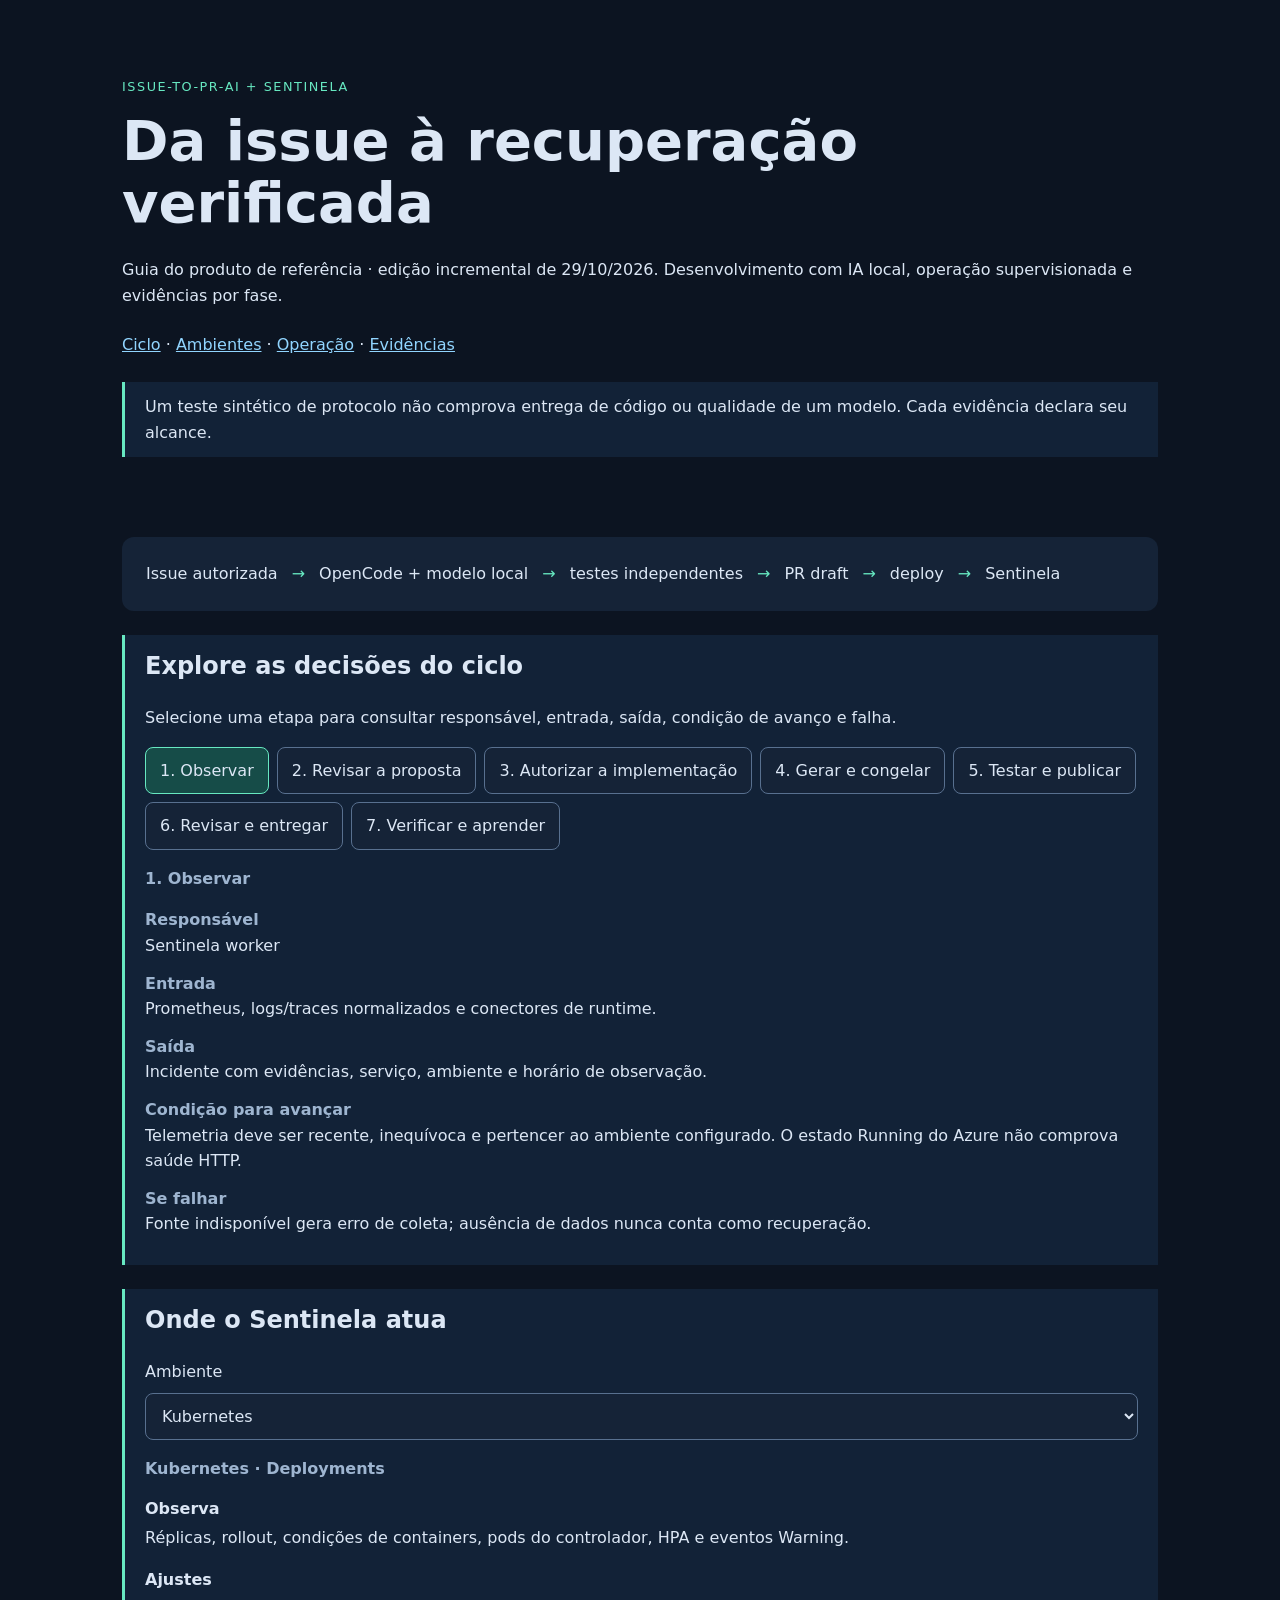
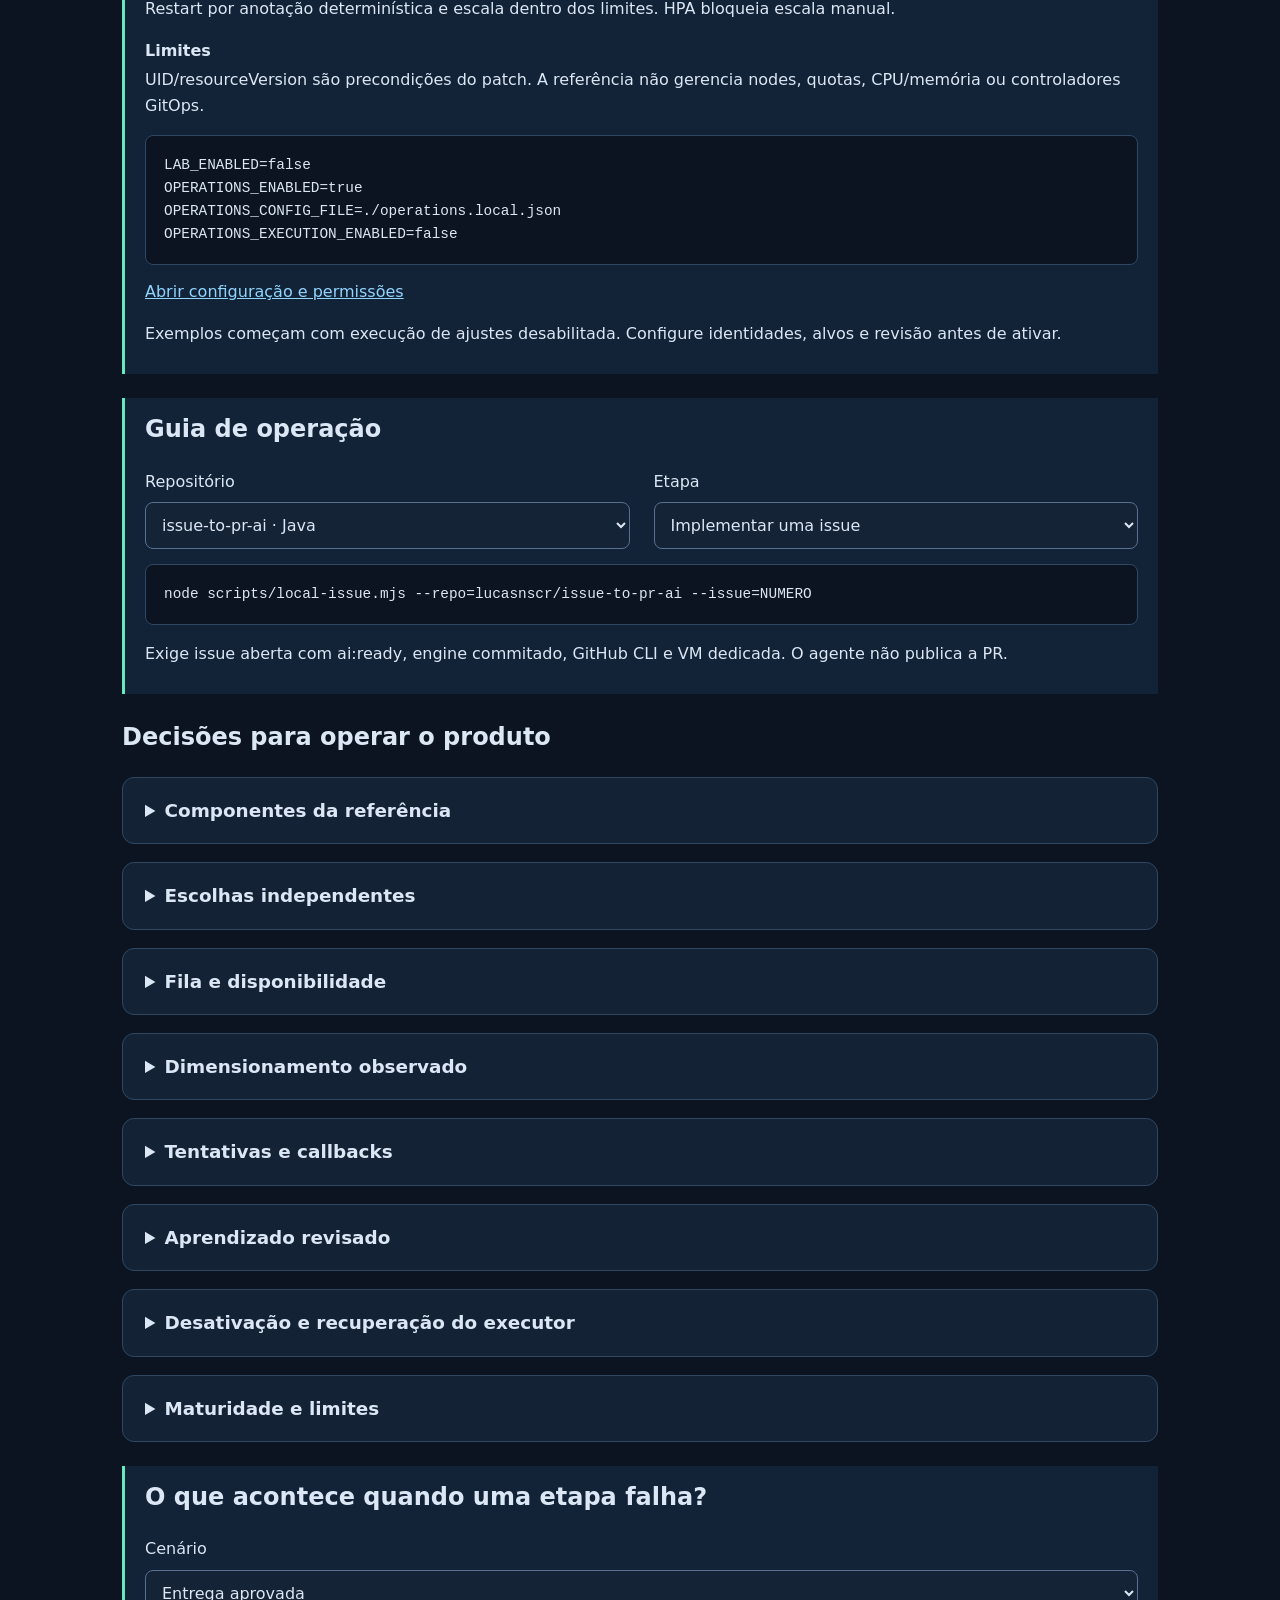
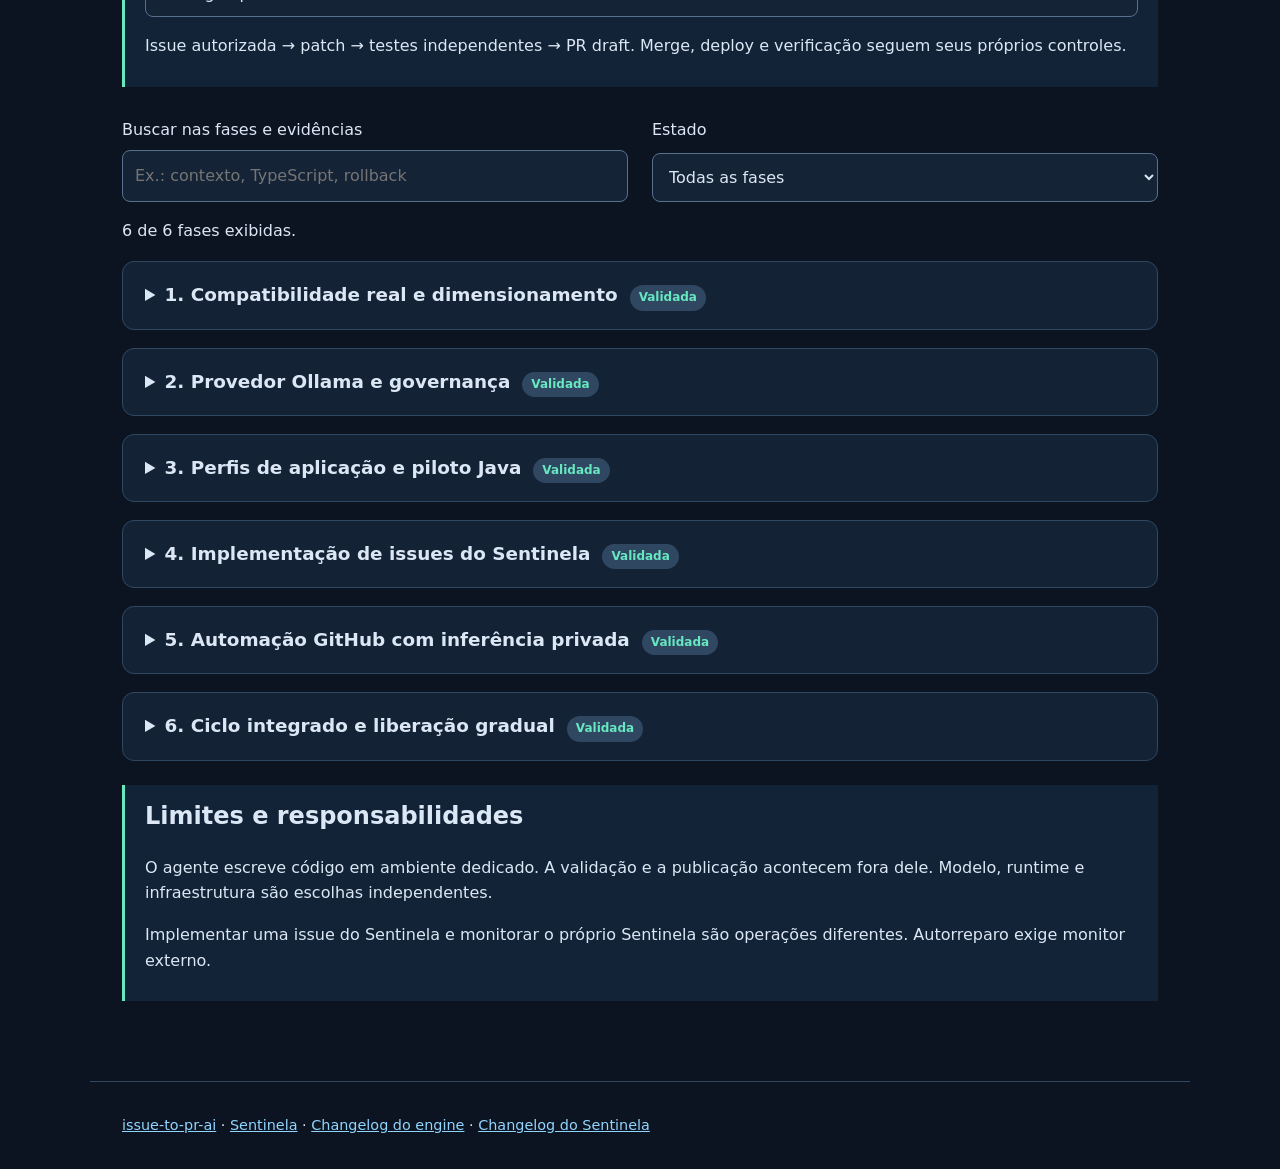
<file: docs/product/index.html>
<!doctype html>
<html lang="pt-BR"><head><meta charset="utf-8"><meta name="viewport" content="width=device-width,initial-scale=1">
<title>Entrega com IA local e recuperação verificada</title><link rel="stylesheet" href="product.css">
<script src="phases.js" defer></script><script src="product.js" defer></script><script src="guide.js" defer></script><script src="guide-ui.js" defer></script></head>
<body><header><p class="eyebrow">issue-to-pr-ai + Sentinela</p><h1>Da issue à recuperação verificada</h1>
<p>Guia do produto de referência · edição incremental de 29/10/2026. Desenvolvimento com IA local, operação supervisionada e evidências por fase.</p>
<nav aria-label="Seções"><a href="#architecture">Ciclo</a> · <a href="#runtimes">Ambientes</a> · <a href="#operator">Operação</a> · <a href="#evidence">Evidências</a></nav>
<p class="notice">Um teste sintético de protocolo não comprova entrega de código ou qualidade de um modelo. Cada evidência declara seu alcance.</p></header>
<main><section aria-label="Fluxo do produto"><div class="flow">Issue autorizada <span>→</span> OpenCode + modelo local <span>→</span> testes independentes <span>→</span> PR draft <span>→</span> deploy <span>→</span> Sentinela</div></section>
<section id="architecture" class="boundary"><h2>Explore as decisões do ciclo</h2><p>Selecione uma etapa para consultar responsável, entrada, saída, condição de avanço e falha.</p><div id="lifecycle-steps" class="steps" aria-label="Etapas do ciclo"></div><div id="lifecycle-detail" aria-live="polite"></div></section>
<section id="runtimes" class="boundary"><h2>Onde o Sentinela atua</h2><label>Ambiente <select id="runtime"><option value="kubernetes">Kubernetes</option><option value="azure">Azure Functions</option><option value="http">HTTP e telemetria</option></select></label><div id="runtime-detail" aria-live="polite"></div><p>Exemplos começam com execução de ajustes desabilitada. Configure identidades, alvos e revisão antes de ativar.</p></section>
<section id="operator" class="boundary"><h2>Guia de operação</h2><div class="controls"><label>Repositório <select id="project"><option value="catalog">issue-to-pr-ai · Java</option><option value="sentinela">Sentinela · TypeScript</option></select></label><label>Etapa <select id="operation"><option value="implement">Implementar uma issue</option><option value="github">Implementar pelo GitHub</option><option value="validate">Validar uma alteração</option><option value="diagnose">Diagnóstico operacional</option></select></label></div><pre id="commands" aria-live="polite"></pre><p id="operation-note"></p></section>
<section aria-label="Capacidades e limites"><h2>Decisões para operar o produto</h2><div id="chapters"></div></section>
<section class="boundary"><h2>O que acontece quando uma etapa falha?</h2><label>Cenário <select id="scenario"><option value="success">Entrega aprovada</option><option value="model">Modelo ou telemetria indisponível</option><option value="ci">Código não passa nos testes</option><option value="recovery">Deploy sem recuperação</option><option value="rollback">Rollback ainda degradado</option></select></label><p id="scenario-result" role="status"></p></section>
<section id="evidence" class="controls"><label>Buscar nas fases e evidências <input id="search" type="search" placeholder="Ex.: contexto, TypeScript, rollback"></label>
<label>Estado <select id="status"><option value="all">Todas as fases</option><option value="planned">Planejadas</option><option value="validating">Em validação</option><option value="passed">Validadas</option><option value="blocked">Bloqueadas</option></select></label></section>
<p id="count" role="status" aria-live="polite"></p><div id="phases"></div>
<section class="boundary"><h2>Limites e responsabilidades</h2><p>O agente escreve código em ambiente dedicado. A validação e a publicação acontecem fora dele. Modelo, runtime e infraestrutura são escolhas independentes.</p>
<p>Implementar uma issue do Sentinela e monitorar o próprio Sentinela são operações diferentes. Autorreparo exige monitor externo.</p></section></main>
<noscript>Ative JavaScript para explorar as etapas. Os runbooks e changelogs continuam disponíveis nos links abaixo.</noscript>
<footer><a href="https://github.com/lucasnscr/issue-to-pr-ai">issue-to-pr-ai</a> · <a href="https://github.com/lucasnscr/sentinela">Sentinela</a> · <a href="https://github.com/lucasnscr/issue-to-pr-ai/blob/main/docs/changelogs/ollama-integration.md">Changelog do engine</a> · <a href="https://github.com/lucasnscr/sentinela/blob/main/docs/changelogs/ollama-integration.md">Changelog do Sentinela</a></footer></body></html>
</file>
<file: docs/product/product.css>
:root{font-family:system-ui,sans-serif;color:#dce7f5;background:#0c1421;color-scheme:dark;line-height:1.6}*{box-sizing:border-box}body{margin:0}header,main,footer{max-width:1100px;margin:auto;padding:32px}header{padding-top:64px}h1{font-size:clamp(2rem,5vw,3.5rem);line-height:1.1;max-width:800px;margin:12px 0 24px}.eyebrow{color:#67e8c1;letter-spacing:.12em;text-transform:uppercase;font-size:.8rem}.notice,.boundary{border-left:3px solid #67e8c1;padding:12px 20px;background:#122237}.flow{display:flex;flex-wrap:wrap;gap:14px;padding:24px;background:#152337;border-radius:12px}.flow span{color:#67e8c1}.controls{display:flex;flex-wrap:wrap;gap:24px;margin-top:30px}label{display:grid;gap:8px;flex:1}input,select{font:inherit;padding:12px;background:#152337;color:inherit;border:1px solid #58708f;border-radius:8px}details{background:#142235;margin:18px 0;border:1px solid #304762;border-radius:12px;padding:18px 22px}summary{cursor:pointer;font-size:1.15rem;font-weight:650}summary .badge{display:inline-block;margin-left:12px;font-size:.75rem;padding:3px 9px;border-radius:30px;background:#304762}.passed{color:#67e8c1}.blocked{color:#ffb4a4}.validating{color:#f7d47b}.content{padding-top:12px}h3{font-size:1rem;color:#9eb5d0;margin-bottom:6px}a{color:#91d5ff}a:focus-visible,input:focus-visible,select:focus-visible,summary:focus-visible{outline:3px solid #67e8c1;outline-offset:4px}code{overflow-wrap:anywhere}footer{border-top:1px solid #304762;margin-top:24px;font-size:.9rem}.empty{padding:32px;border:1px dashed #58708f}@media(max-width:600px){header,main,footer{padding:22px}summary .badge{margin-left:0;display:table;margin-top:8px}}
pre{white-space:pre-wrap;overflow-wrap:anywhere;padding:18px;background:#0c1421;border:1px solid #304762;border-radius:8px;font-size:.9rem}.boundary{margin:24px 0}.boundary h2{margin-top:0}.boundary .controls{margin-top:12px}
.steps{display:flex;flex-wrap:wrap;gap:8px}.steps button{font:inherit;background:#152337;color:inherit;border:1px solid #58708f;border-radius:8px;padding:10px 14px;cursor:pointer}.steps button[aria-pressed=true]{background:#164c48;border-color:#67e8c1}.steps button:focus-visible{outline:3px solid #67e8c1;outline-offset:3px}dt{font-weight:650;color:#9eb5d0}dd{margin:0 0 12px}h4{margin:14px 0 4px}h4+p{margin-top:0}nav{margin:24px 0}section[id]{scroll-margin-top:24px}
input,select{width:100%;max-width:100%;min-width:0}.controls label{flex:1 1 240px;min-width:0}
</file>
